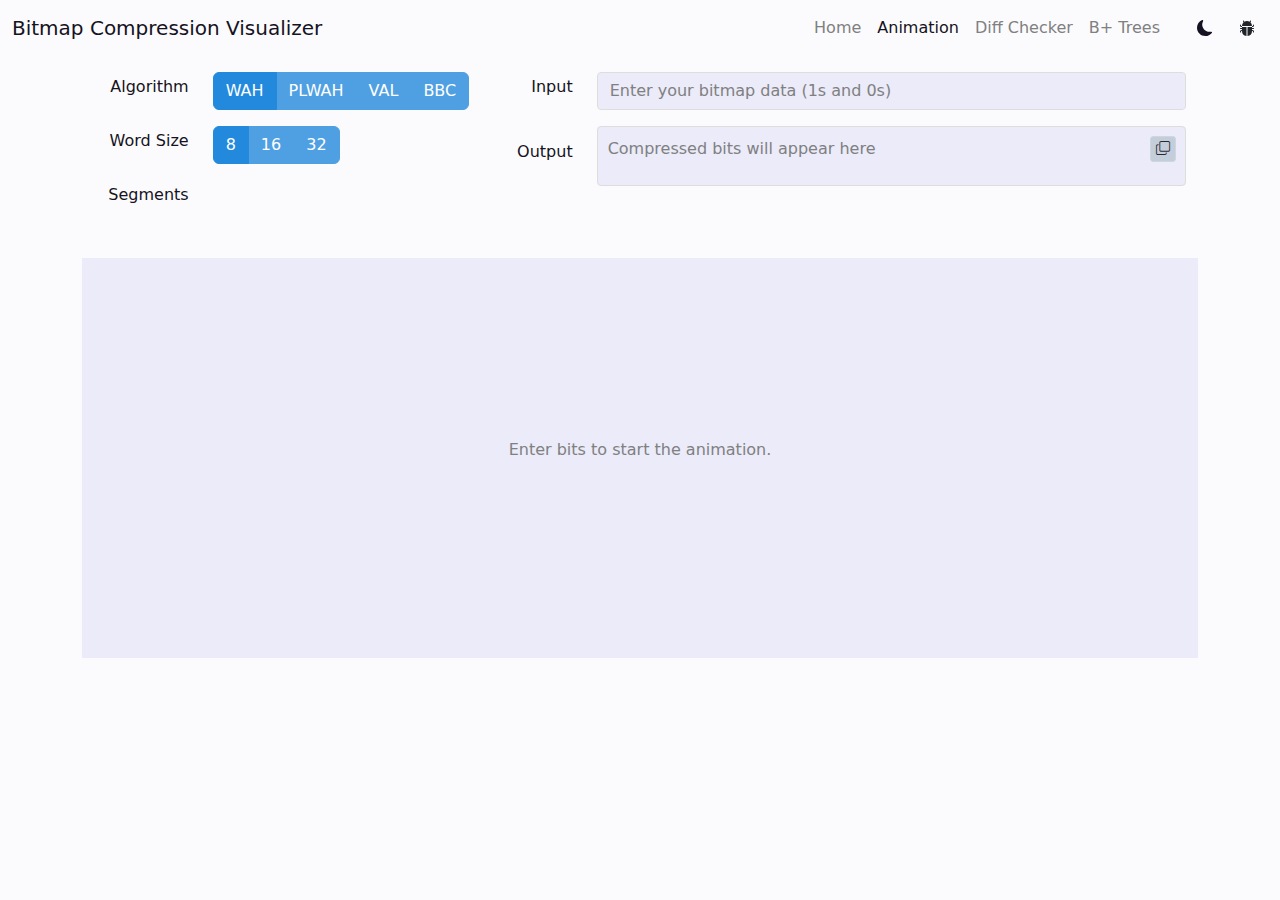
<file: pages/animation.html>
<!DOCTYPE html>
<html lang="en">
<head>
    <meta charset="UTF-8">
    <meta name="viewport" content="width=device-width, initial-scale=1.0">
    <title>Bitmap Compression Animation</title>

    <!-- Import Bootstrap -->
    <link href="https://cdn.jsdelivr.net/npm/bootstrap@5.3.3/dist/css/bootstrap.min.css" rel="stylesheet" integrity="sha384-QWTKZyjpPEjISv5WaRU9OFeRpok6YctnYmDr5pNlyT2bRjXh0JMhjY6hW+ALEwIH" crossorigin="anonymous">
    <script defer src="https://cdn.jsdelivr.net/npm/bootstrap@5.3.3/dist/js/bootstrap.bundle.min.js" integrity="sha384-YvpcrYf0tY3lHB60NNkmXc5s9fDVZLESaAA55NDzOxhy9GkcIdslK1eN7N6jIeHz" crossorigin="anonymous"></script>
    <link rel="stylesheet" href="https://cdn.jsdelivr.net/npm/bootstrap-icons/font/bootstrap-icons.css">

    <!-- Stylesheets -->
    <link rel="stylesheet" href="../styles/styles.css">
    <link rel="stylesheet" href="../styles/animation.css">
</head>
<body>
    <!-- Navigation Bar -->
    <script type="module" src="../build_files/components.js" type="text/javascript"></script>
    <nav-bar active-link="animation.html"></nav-bar>

    <!-- Scripts -->
    <script defer type="module" src="../build_files/animation.js"></script>

    <!-- Container for everything -->
    <div class="container mb-3">
        <div class="row"> 
            <!-- Column with compression settings -->
            <div class="col-lg-5 col-xl-4 mb-3">
                <div class="container">
                    <!-- Algorithm selection buttons -->
                    <div class="row mb-3 align-items-center">
                        <div class="col-4 text-end">
                            <label for="compressionSelector" class="form-label">
                                Algorithm</label>
                        </div>
                        <div class="col-8">
                            <div class="btn-group selection-row" id="compressionSelector" aria-label="compression algorithm settings">
                                <button class="btn btn-primary active" id='wahButton'>WAH</button>
                                <button class="btn btn-primary " id='plwahButton'>PLWAH</button>
                                <button class="btn btn-primary" id='valButton'>VAL</button>
                                <button class="btn btn-primary " id='bbcButton'>BBC</button>
                            </div>
                        </div>
                    </div>
                    <!-- Word size selection buttons -->
                    <div class="row mb-3 align-items-center">
                        <div class="col-4 text-end">
                            <label for="wordSizeSelector" class="form-label">Word Size</label>
                        </div>
                        <div class="col-8">
                            <div class="btn-group selection-row " id="wordSizeSelector" aria-label="word size settings">
                                <button class="btn btn-primary active" data-bs-toggle="button" id="wordSize8Button" aria-label="word size 8">8</button>
                                <button class="btn btn-primary" id="wordSize16Button" aria-label="word size 16">16</button>
                                <button class="btn btn-primary" id="wordSize32Button" aria-label="word size 32">32</button>
                            </div>
                        </div>
                    </div>
                    <!-- Segment selection buttons -->
                    <div class="row align-items-center">
                        <div class="col-4 text-end">
                            <label for="segmentCountSelector" class="form-label">
                                Segments</label>
                        </div>
                        <div class="col-8">
                            <div class="btn-group selection-row" id="segmentCountSelector" style="min-height: 38px" aria-label="segment settings">
                                <button class="btn btn-primary" style="display: none" aria-label="1 segment">1</button>
                                <button class="btn btn-primary active" style="display: none" id="segmentCount2Button" aria-label="2 segments">2</button>
                                <button class="btn btn-primary" style="display: none" aria-label="4 segments">4</button>
                                <button class="btn btn-primary" style="display: none" aria-label="8 segments">8</button>
                            </div>
                        </div>
                    </div>
                </div>
            </div>
            <!-- Column with input and output boxes -->
            <div class="col-lg-7 col-xl-8 mb-3">
                <div class="container">
                    <!-- Row with input box -->
                    <div class="row mb-3 align-items-center">
                        <div class="col-2 text-end">
                            <label for="input-data" class="form-label">
                                Input
                            </label>
                        </div>
                        <div class="col-10">
                            <!-- Textbox for input bits -->
                            <input id="input-data" aria-label="bitmap data input"
                                placeholder="Enter your bitmap data (1s and 0s)"
                                class="form-control"
                                type="text">
                            </input>
                        </div>
                    </div>
                    <!-- Row with output box -->
                    <div class="row mb-3 align-items-center">   
                        <div class="col-2 text-end">
                            <label for="textarea-container" class="form-label">
                                Output</label>
                        </div>
                        <div class="col-10">
                            <!-- Box with bits compressed so far -->
                            <div class="textarea-container" >
                                <div id="compressedContainer">
                                    <span id="compressedSoFar"></span>
                                    <span id="toBeCompressed"></span>
                                </div>
                                <button class="copy-btn" id="copyButton" title="Copy to clipboard" aria-label="click to see and copy compressed output">
                                        <i class="bi bi-copy" id="copyButtonIcon"></i>
                                        <span class="visually-hidden">Copy to clipboard</span>
                                </button>
                            </div>
                        </div> 
                    </div>
                    <!-- User warnings -->
                    <div class="row align-items-center">
                        <div class="col-2 text-end"></div>
                        <div class="col-10">
                            <div id="user-warning">
                                <span id="warning-icon"
                                    class="warning-icon"
                                    data-bs-toggle="tooltip"
                                    data-bs-placement="top"
                                    title="Warning: Newlines detected. They will be removed and input will become one line."
                                    style="cursor: pointer; display: none;">
                                    <i class="bi bi-exclamation-circle-fill"></i>
                                </span>
                            </div>
                        </div>
                    </div>
                </div>
            </div>
        </div>

        <!-- Animation description text -->
        <div class="row">
            <strong id="stepDescription" aria-live="polite"></strong>
        </div>
        <!-- Animation box -->
        <div class="row">
            <div class="col">
                <!-- The box containing the actual animation -->
                <div class="container visualization" id="animationContainer">
                    <div class="row">
                        <div class="col d-flex justify-content-center">
                            <canvas id="animationCanvas"></canvas>
                        </div>
                    </div>
                    <!-- Animation control buttons -->
                    <div class="row mt-3">
                        <div class="col">
                            <div class="controls" aria-label="Animation controls">
                                <button class="btn btn-primary" id="back-step">Back Step</button>
                                <button class="btn btn-primary" id="play-pause-btn">Play/Pause</button>
                                <button class="btn btn-primary" id="micro-step">Micro Step</button>
                                <button class="btn btn-primary" id="next-step">Next Step</button>
                                <button class="btn btn-primary" id="reset-btn">Reset</button>
                            </div>
                        </div>
                    </div>
                </div>
                <!-- A box containing instructions for the user when input is empty (actual animation hidden) -->
                <div class="container visualization d-flex justify-content-center align-items-center" id="animationInstructionContainer">
                    <div class="text-center">
                        <p id="animationInstructionText">Enter bits to start the animation.</p>
                    </div>
                </div>
            </div>
        </div>
    </div>
</body>
</html>
</file>
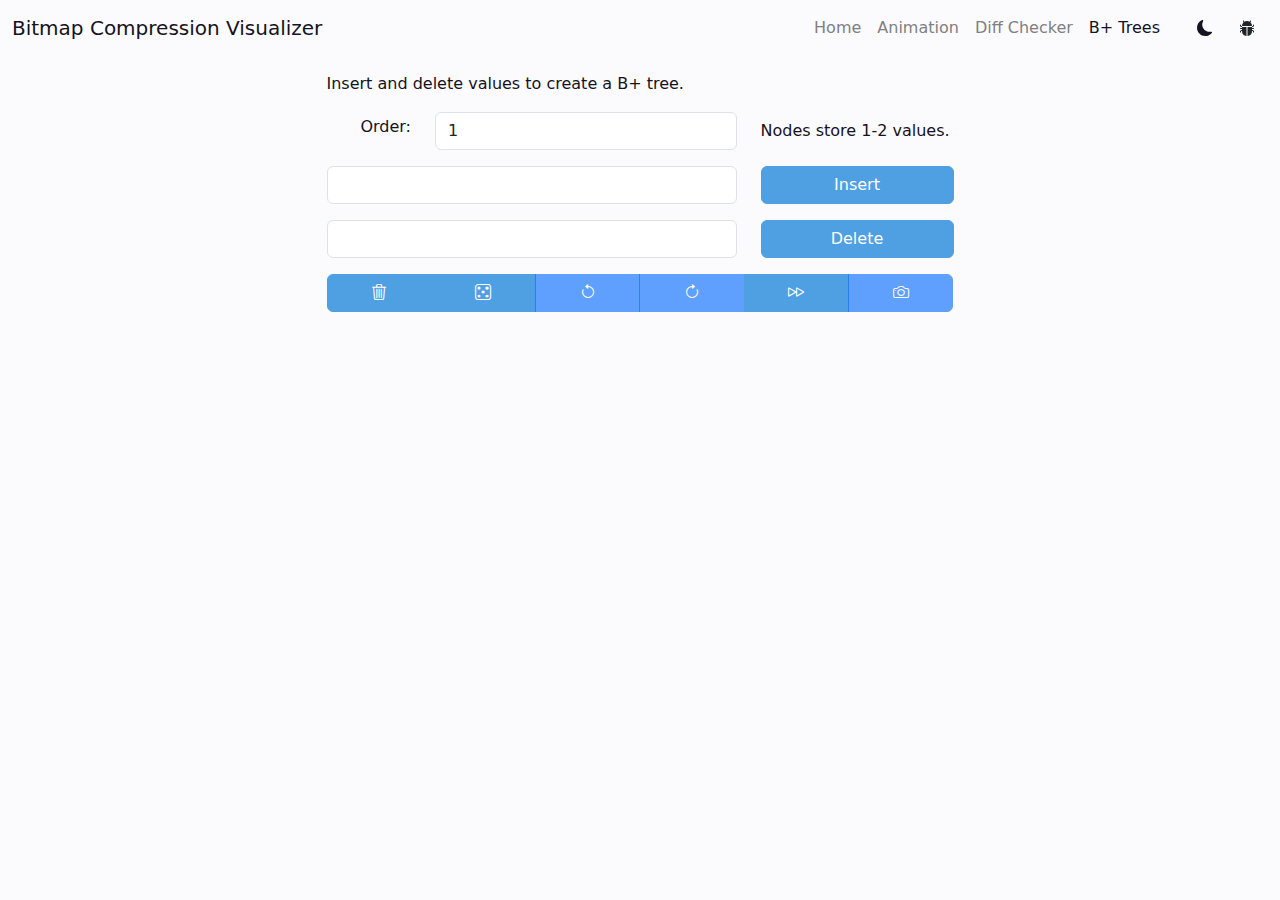
<file: pages/b_plus_trees.html>
<!DOCTYPE html>
<html lang="en">
<head>
    <meta charset="UTF-8">
    <meta name="viewport" content="width=device-width, initial-scale=1.0">
    <title>B+ Trees</title>

    <!-- Bootstrap -->
    <link href="https://cdn.jsdelivr.net/npm/bootstrap@5.3.3/dist/css/bootstrap.min.css" rel="stylesheet" integrity="sha384-QWTKZyjpPEjISv5WaRU9OFeRpok6YctnYmDr5pNlyT2bRjXh0JMhjY6hW+ALEwIH" crossorigin="anonymous">
    <script defer src="https://cdn.jsdelivr.net/npm/bootstrap@5.3.3/dist/js/bootstrap.bundle.min.js" integrity="sha384-YvpcrYf0tY3lHB60NNkmXc5s9fDVZLESaAA55NDzOxhy9GkcIdslK1eN7N6jIeHz" crossorigin="anonymous"></script>
    <link rel="stylesheet" href="https://cdn.jsdelivr.net/npm/bootstrap-icons/font/bootstrap-icons.css">
    <!-- stylesheets -->
    <link rel="stylesheet" href="../styles/styles.css">
    <link rel="stylesheet" href="../styles/b_plus_trees.css">
</head>
<body>
    <!-- Navigation Bar -->
    <script type="module" src="../build_files/components.js" type="text/javascript"></script>
    <nav-bar active-link="b_plus_trees.html"></nav-bar>

    <!-- scripts -->
    <script defer type="module" src="../build_files/b_plus_trees.js"></script>

    <div class="container mb-3">
        <div class="container col-xl-7 col-lg-8 mx-auto">
            <p>Insert and delete values to create a B+ tree.</p>

            <div class="row mb-3 align-items-center">
                <div class="col-2 text-end">
                    <label for="orderText" class="form-label">Order: </label>
                </div>
                <div class="col-6">
                    <input id="orderText" class="form-control" name="orderText" type="text" autocomplete="off">
                </div>
                <div class="col-4">
                    <span id="orderSpan" class="form-label"></span>
                </div>
            </div>
            <form id="insertForm" class="row mb-3 align-items-center">   
                <div class="col-8">
                    <input id="insertText" class="form-control" type="text" autocomplete="off">
                </div> 
                <div class="col-4 text-end">
                    <input class="btn btn-primary w-100" type="submit" value="Insert">
                </div>
            </form>
            <form id="deleteForm" class="row mb-3 align-items-center">   
                <div class="col-8">
                    <input id="deleteText" class="form-control" type="text" autocomplete="off">
                </div> 
                <div class="col-4 text-end">
                    <input class="btn btn-primary w-100" type="submit" value="Delete">
                </div>
            </form>
            <div class="row mb-3 align-items-center">
                <div class="btn-group">
                    <button class="btn btn-primary" id="clearButton"><i class="bi bi-trash3"></i></button>
                    <button class="btn btn-primary" id='randomButton'><i class="bi bi-dice-5"></i></button>
                    <button class="btn btn-primary" id='undoButton'><i class="bi bi-arrow-counterclockwise"></i></button>
                    <button class="btn btn-primary" id='redoButton'><i class="bi bi-arrow-clockwise"></i></button>
                    <button class="btn btn-primary" id='fastForwardButton'><i class="bi bi-fast-forward"></i></button>
                    <button class="btn btn-primary" id='centerCameraButton' disabled><i class="bi bi-camera"></i></button>
                </div>
            </div>
        </div>

        <canvas id="bPlusCanvas"></canvas>
    </div>
</body>
</html>
</file>
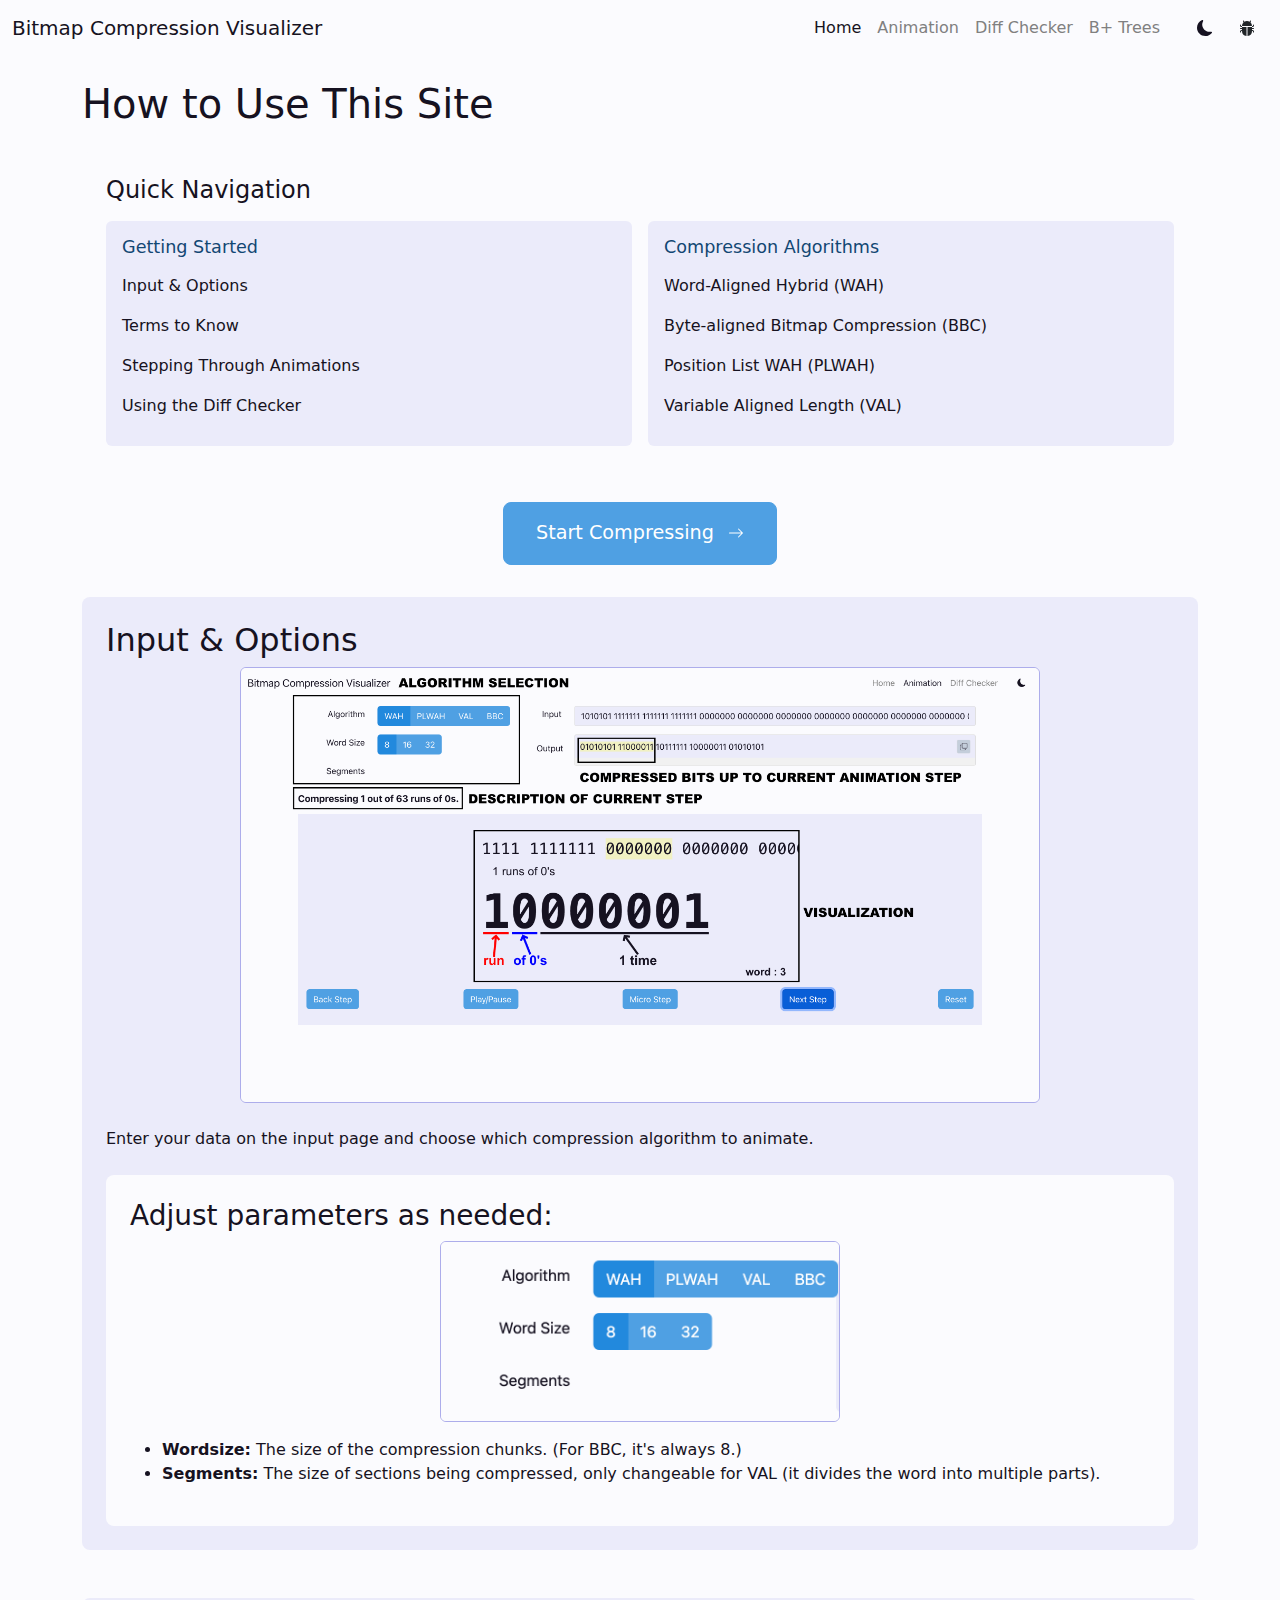
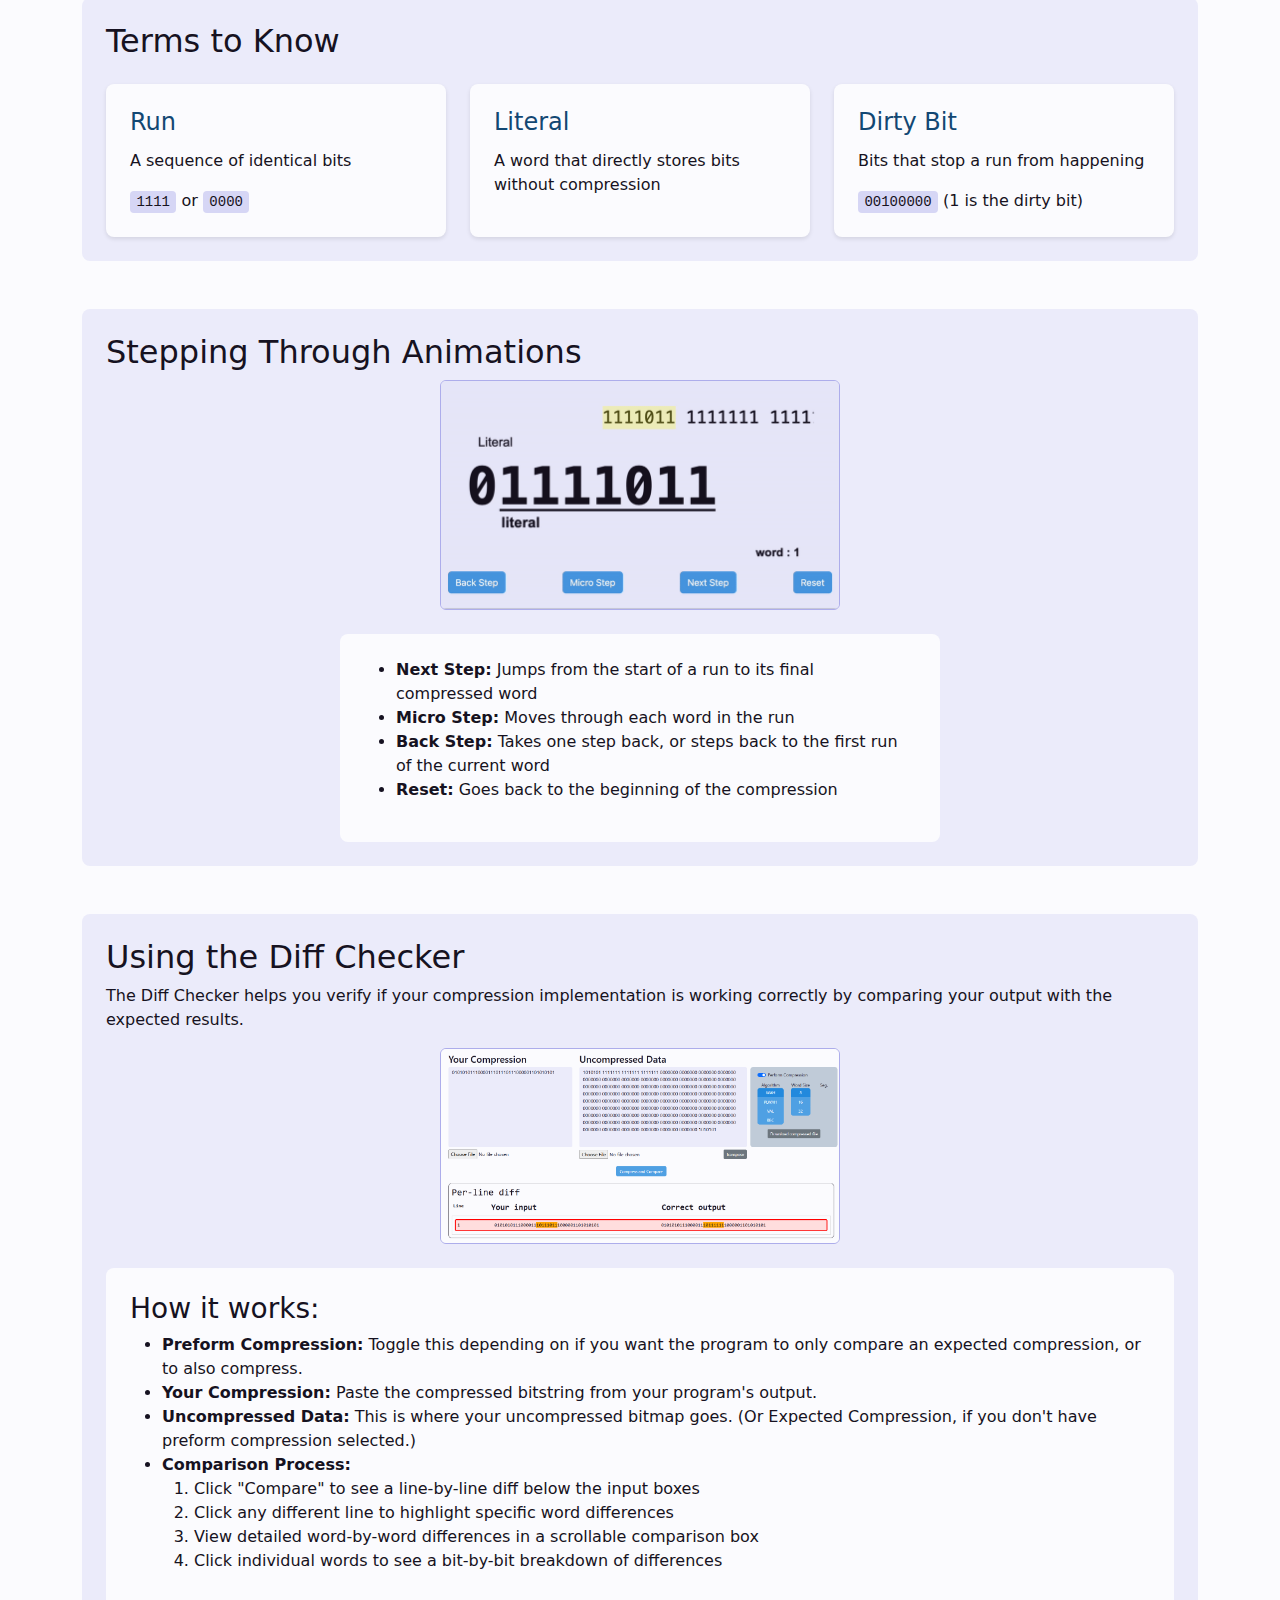
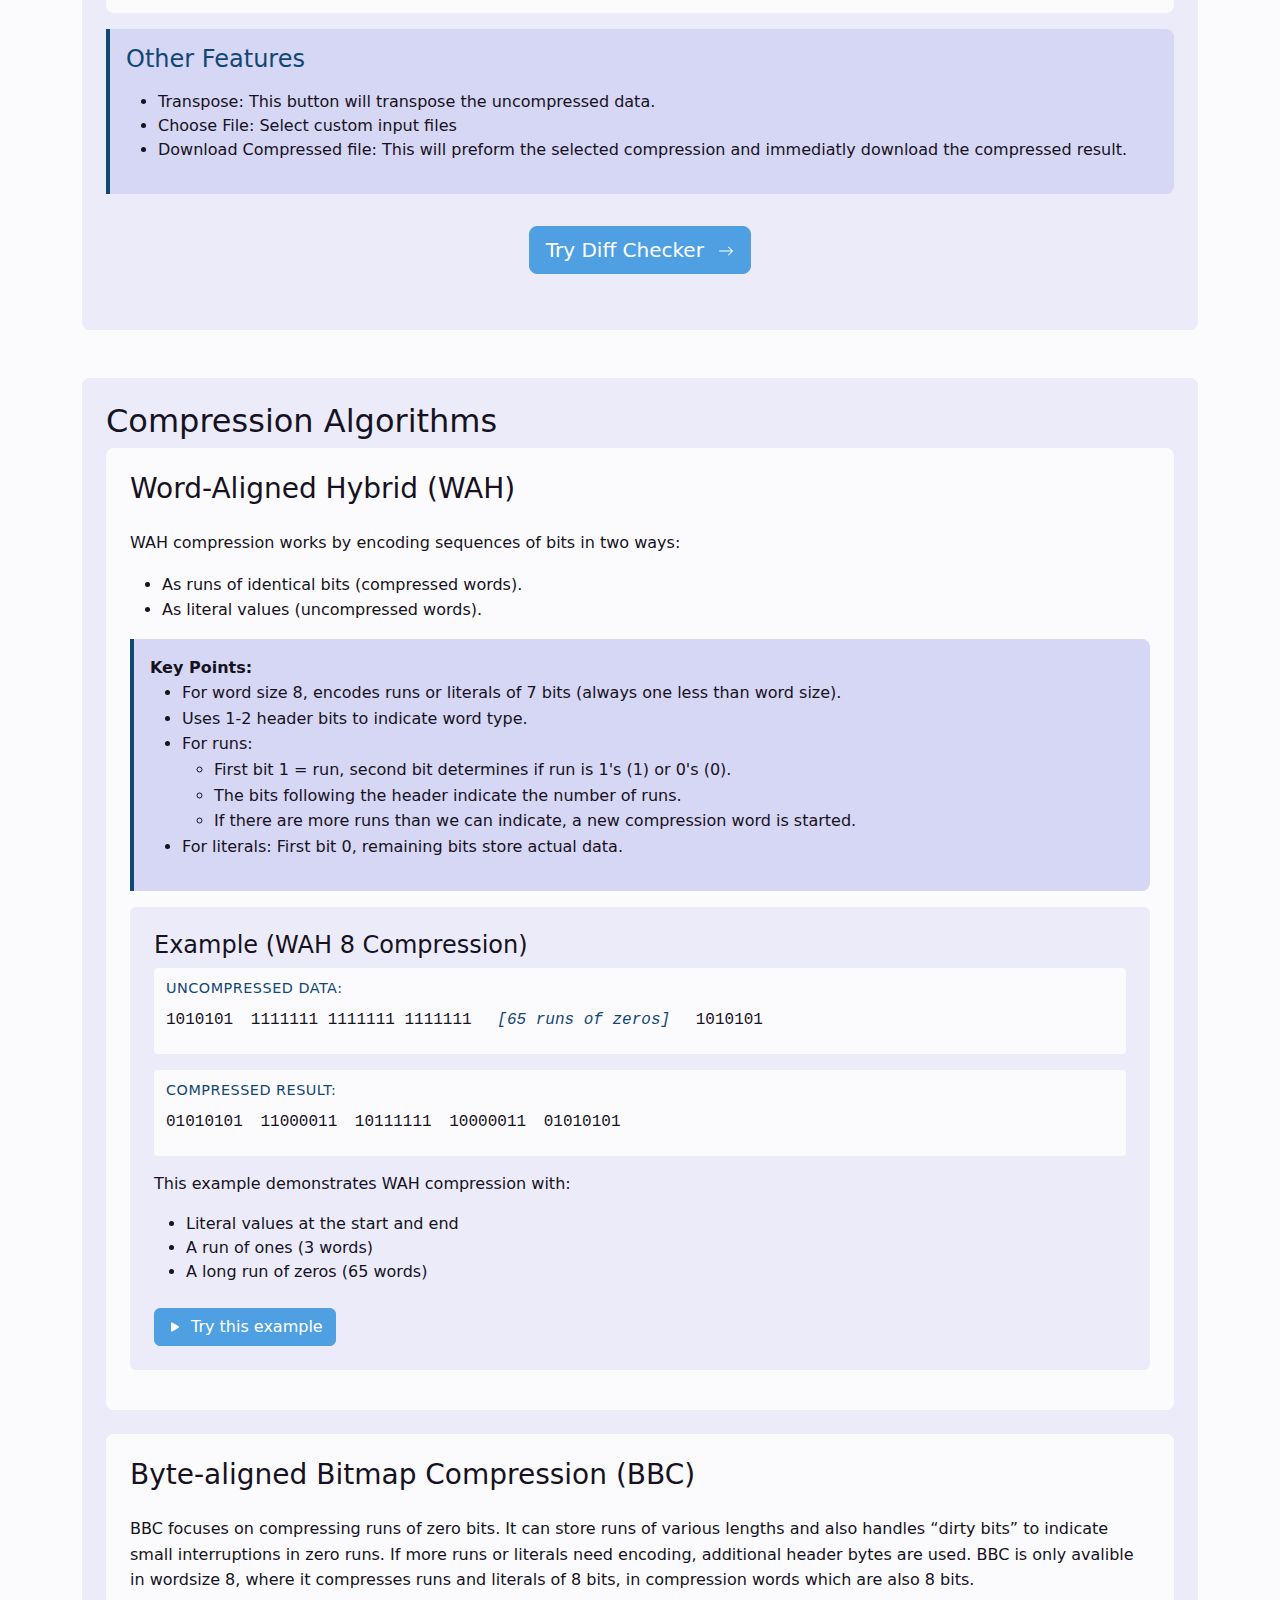
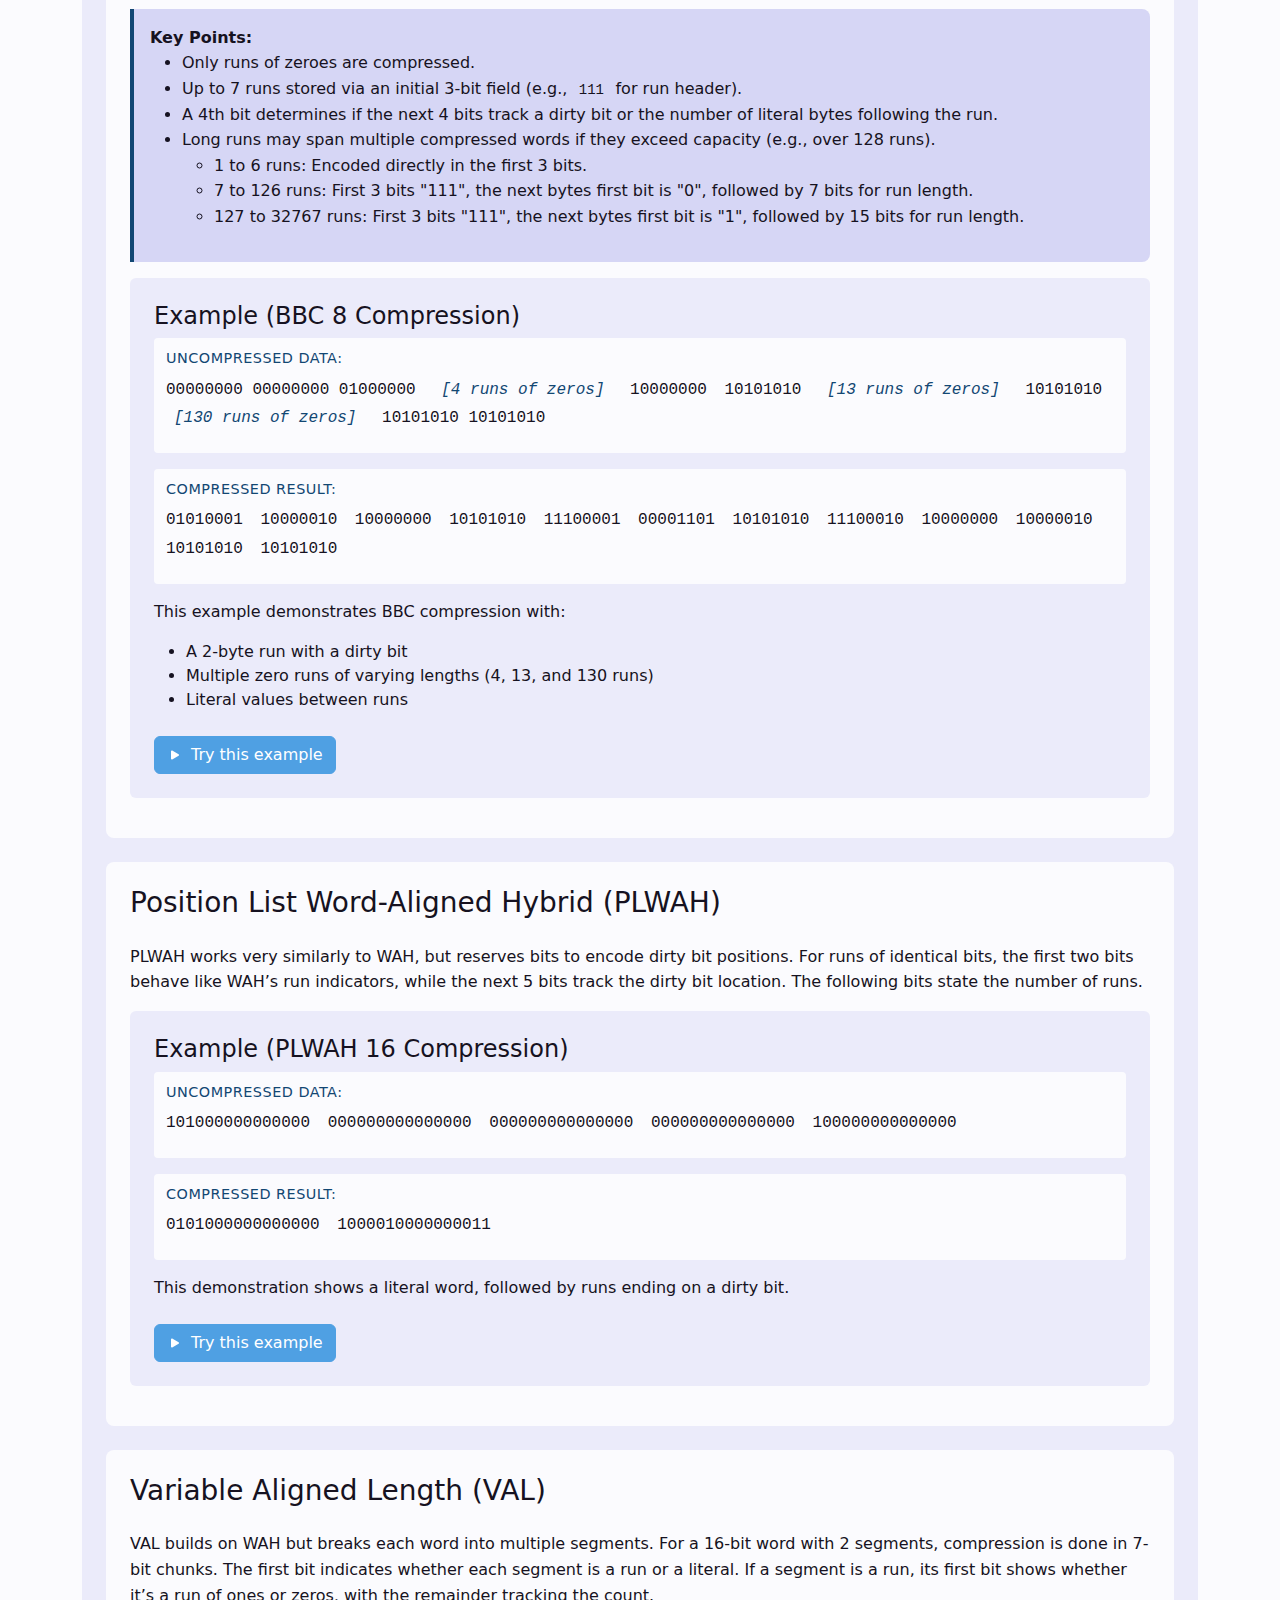
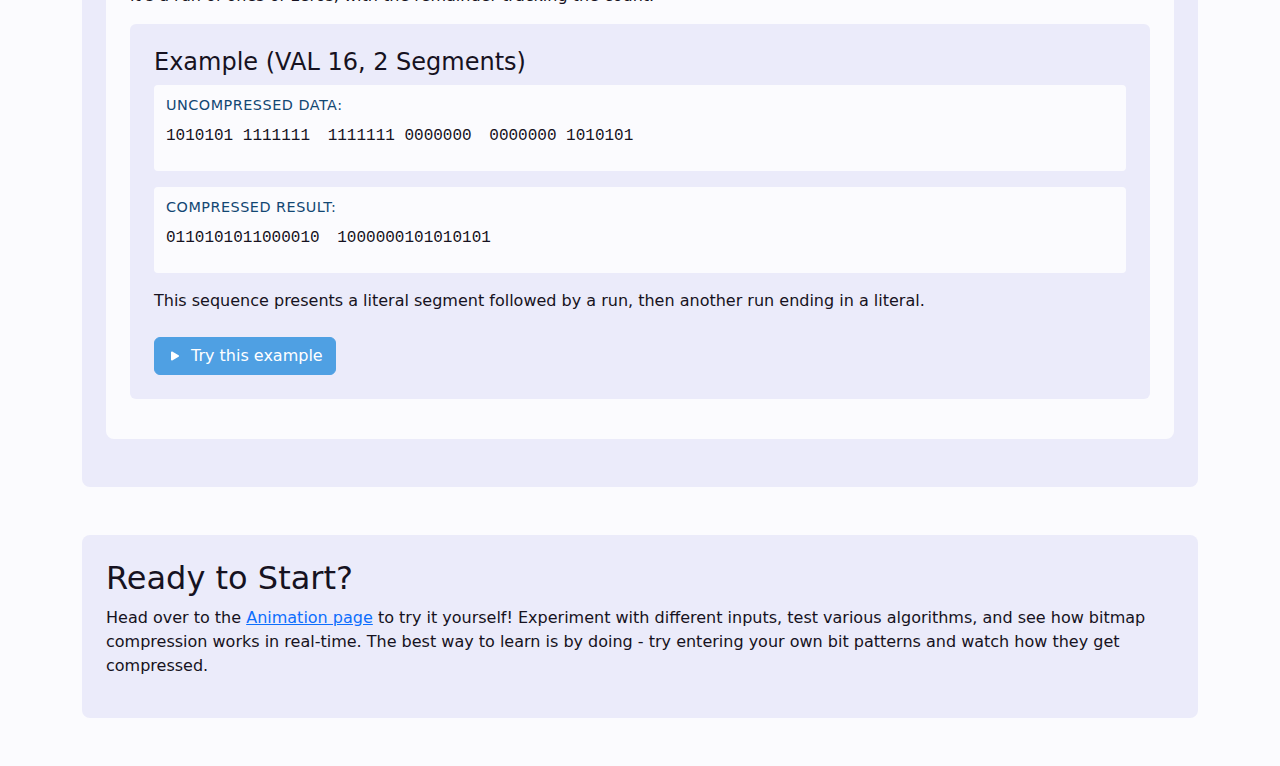
<file: pages/home.html>
<!DOCTYPE html>
<html lang="en">
<head>
    <meta charset="UTF-8">
    <meta name="viewport" content="width=device-width, initial-scale=1.0">
    <title>Bitmap Compression Visualizer</title>
    <!-- Bootstrap -->
    <link href="https://cdn.jsdelivr.net/npm/bootstrap@5.3.3/dist/css/bootstrap.min.css" rel="stylesheet" integrity="sha384-QWTKZyjpPEjISv5WaRU9OFeRpok6YctnYmDr5pNlyT2bRjXh0JMhjY6hW+ALEwIH" crossorigin="anonymous">
    <script defer src="https://cdn.jsdelivr.net/npm/bootstrap@5.3.3/dist/js/bootstrap.bundle.min.js" integrity="sha384-YvpcrYf0tY3lHB60NNkmXc5s9fDVZLESaAA55NDzOxhy9GkcIdslK1eN7N6jIeHz" crossorigin="anonymous"></script>
    <link rel="stylesheet" href="../styles/styles.css">
    <link rel="stylesheet" href="../styles/home.css">
</head>
<body>
    <script type="module" src="../build_files/components.js" type="text/javascript"></script>
    <nav-bar active-link="home.html"></nav-bar>

    <div class="container mt-4">
        <h1 class="mb-4">How to Use This Site</h1>

        <section class="toc-section">
            <h2 class="h4 mb-3">Quick Navigation</h2>
            <div class="toc-grid">
                <div class="toc-card">
                    <h3>Getting Started</h3>
                    <ul>
                        <li><a href="#input-options">Input & Options</a></li>
                        <li><a href="#terms">Terms to Know</a></li>
                        <li><a href="#animations">Stepping Through Animations</a></li>
                        <li><a href="#diff-checker">Using the Diff Checker</a></li>
                    </ul>
                </div>
                <div class="toc-card">
                    <h3>Compression Algorithms</h3>
                    <ul>
                        <li><a href="#wah">Word-Aligned Hybrid (WAH)</a></li>
                        <li><a href="#bbc">Byte-aligned Bitmap Compression (BBC)</a></li>
                        <li><a href="#plwah">Position List WAH (PLWAH)</a></li>
                        <li><a href="#val">Variable Aligned Length (VAL)</a></li>
                    </ul>
                </div>
            </div>
        </section>

        <div class="start-button-container">
            <a href="animation.html" class="btn btn-primary btn-lg start-button">
                Start Compressing
                <svg width="16" height="16" fill="currentColor" class="bi bi-arrow-right" viewBox="0 0 16 16" style="margin-left: 0.5rem;">
                    <path fill-rule="evenodd" d="M1 8a.5.5 0 0 1 .5-.5h11.793l-3.147-3.146a.5.5 0 0 1 .708-.708l4 4a.5.5 0 0 1 0 .708l-4 4a.5.5 0 0 1-.708-.708L13.293 8.5H1.5A.5.5 0 0 1 1 8z"/>
                </svg>
            </a>
        </div>

        <section id="input-options" class="content-section">
            <h2>Input & Options</h2>
            <img src="../assets/annotatedAnimationPage.png" alt="Annotated animation page" class="overview-image mb-4 rounded">
            
            <p>Enter your data on the input page and choose which compression algorithm to animate.</p>
            
            <div class="parameters-section">
                <h3>Adjust parameters as needed:</h3>
                <img src="../assets/algorithmSelection.png" alt="Algorithm selection buttons" class="feature-image mb-3 rounded">
                <ul>
                    <li><strong>Wordsize:</strong> The size of the compression chunks. (For BBC, it's always 8.)</li>
                    <li><strong>Segments:</strong> The size of sections being compressed, only changeable for VAL (it divides the word into multiple parts).</li>
                </ul>
            </div>
        </section>

        <section id="terms" class="content-section">
            <h2>Terms to Know</h2>
            <div class="terms-grid">
                <div class="term-card">
                    <h4>Run</h4>
                    <p>A sequence of identical bits</p>
                    <code>1111</code> or <code>0000</code>
                </div>
                <div class="term-card">
                    <h4>Literal</h4>
                    <p>A word that directly stores bits without compression</p>
                </div>
                <div class="term-card">
                    <h4>Dirty Bit</h4>
                    <p>Bits that stop a run from happening</p>
                    <code>00100000</code> (1 is the dirty bit)
                </div>
            </div>
        </section>

        <section id="animations" class="content-section">
            <h2>Stepping Through Animations</h2>
            <div class="animation-demo">
                <img src="../assets/animation.gif" alt="Animation demonstration" class="feature-image mb-3 rounded">
                <div class="controls-explanation">
                    <ul>
                        <li><strong>Next Step:</strong> Jumps from the start of a run to its final compressed word</li>
                        <li><strong>Micro Step:</strong> Moves through each word in the run</li>
                        <li><strong>Back Step:</strong> Takes one step back, or steps back to the first run of the current word</li>
                        <li><strong>Reset:</strong> Goes back to the beginning of the compression</li>
                    </ul>
                </div>
            </div>
        </section>
        <section id="diff-checker" class="content-section">
            <h2>Using the Diff Checker</h2>
            <p>The Diff Checker helps you verify if your compression implementation is working correctly by comparing your output with the expected results.</p>

            <div class="animation-demo">
                <img src="../assets/diffchecker.png" alt="Diff Checker demonstration" class="feature-image mb-3 rounded">
            </div>

            <div class="parameters-section">
                <h3>How it works:</h3>
                <ul>
                    <li><strong>Preform Compression:</strong> Toggle this depending on if you want the program to only compare an expected compression, or to also compress.</li>
                    <li><strong>Your Compression:</strong> Paste the compressed bitstring from your program's output.</li>
                    <li><strong>Uncompressed Data:</strong> This is where your uncompressed bitmap goes. (Or Expected Compression, if you don't have preform compression selected.)</li>
                    <li><strong>Comparison Process:</strong>
                        <ol>
                            <li>Click "Compare" to see a line-by-line diff below the input boxes</li>
                            <li>Click any different line to highlight specific word differences</li>
                            <li>View detailed word-by-word differences in a scrollable comparison box</li>
                            <li>Click individual words to see a bit-by-bit breakdown of differences</li>
                        </ol>
                    </li>
                </ul>
            </div>

            <div class="highlight-box">
                <h4>Other Features</h4>
                <ul>
                    <li>Transpose: This button will transpose the uncompressed data.</li>
                    <li>Choose File: Select custom input files</li>
                    <li>Download Compressed file: This will preform the selected compression and immediatly download the compressed result.</li>
                </ul>
            </div>

            <!-- <div class="tip">
                <strong>Pro Tip:</strong> Use the Animation page to generate correct outputs for your test cases. The results will automatically carry over to the Diff Checker for easy comparison.
            </div> -->

            <div class="start-button-container">
                <a href="diff_checker.html" class="btn btn-primary btn-lg">
                    Try Diff Checker
                    <svg width="16" height="16" fill="currentColor" class="bi bi-arrow-right" viewBox="0 0 16 16" style="margin-left: 0.5rem;">
                        <path fill-rule="evenodd" d="M1 8a.5.5 0 0 1 .5-.5h11.793l-3.147-3.146a.5.5 0 0 1 .708-.708l4 4a.5.5 0 0 1 0 .708l-4 4a.5.5 0 0 1-.708-.708L13.293 8.5H1.5A.5.5 0 0 1 1 8z"/>
                    </svg>
                </a>
            </div>
        </section>

        

        <section class="content-section">
            <h2>Compression Algorithms</h2>
            
            <div id="wah" class="algorithm-section">
                <div class="algorithm-header">
                    <h3>Word-Aligned Hybrid (WAH)</h3>
                    
                </div>
                
                <div class="algorithm-description">
                    <p>WAH compression works by encoding sequences of bits in two ways:</p>
                    <ul>
                        <li>As runs of identical bits (compressed words).</li>
                        <li>As literal values (uncompressed words).</li>
                    </ul>
                    
                    <div class="highlight-box">
                        <strong>Key Points:</strong>
                        <ul>
                            <li>For word size 8, encodes runs or literals of 7 bits (always one less than word size).</li>
                            <li>Uses 1-2 header bits to indicate word type.</li>
                            <li>For runs: 
                                <ul>
                                    <li>First bit 1 = run, second bit determines if run is 1's (1) or 0's (0).</li>
                                    <li>The bits following the header indicate the number of runs.</li>
                                    <li>If there are more runs than we can indicate, a new compression word is started.</li>
                                </ul>
                            </li>
                            <li>For literals: First bit 0, remaining bits store actual data.</li>
                        </ul>
                    </div>
                </div>

                <div class="example-box">
                    <h4>Example (WAH 8 Compression)</h4>
                    
                    <div class="example-section">
                        <h5>Uncompressed Data:</h5>
                        <div class="example-data">
                            <span>1010101</span>
                            <span>1111111 1111111 1111111</span>
                            <span class="run-indicator">[65 runs of zeros]</span>
                            <span>1010101</span>
                        </div>
                    </div>

                    <div class="example-section">
                        <h5>Compressed Result:</h5>
                        <div class="example-data">
                            <span>01010101</span>
                            <span>11000011</span>
                            <span>10111111</span>
                            <span>10000011</span>
                            <span>01010101</span>
                        </div>
                    </div>

                    <p class="mt-3">This example demonstrates WAH compression with:</p>
                    <ul>
                        <li>Literal values at the start and end</li>
                        <li>A run of ones (3 words)</li>
                        <li>A long run of zeros (65 words)</li>
                    </ul>

                    <button class="btn btn-primary try-example-btn" onclick="tryExample('1010101111111111111111111111' + generateRuns(7, 66) + '1010101', 8, 'wah')">
                        <svg width="16" height="16" fill="currentColor" class="bi bi-play-fill" viewBox="0 0 16 16">
                            <path d="m11.596 8.697-6.363 3.692c-.54.313-1.233-.066-1.233-.697V4.308c0-.63.692-1.01 1.233-.696l6.363 3.692a.802.802 0 0 1 0 1.393z"/>
                        </svg>
                        Try this example
                    </button>
                </div>

            </div>

            <div id="bbc" class="algorithm-section">
                <div class="algorithm-header">
                    <h3>Byte-aligned Bitmap Compression (BBC)</h3>
                </div>
                <div class="algorithm-description">
                    <p>BBC focuses on compressing runs of zero bits. It can store runs of various lengths and also handles “dirty bits” 
                       to indicate small interruptions in zero runs. If more runs or literals need encoding, additional header bytes 
                       are used. BBC is only avalible in wordsize 8, where it compresses runs and literals of 8 bits, in compression words which are also 8 bits.</p>
                    <div class="highlight-box">
                        <strong>Key Points:</strong>
                        <ul>
                            <li>Only runs of zeroes are compressed.</li>
                            <li>Up to 7 runs stored via an initial 3-bit field (e.g., <code>111</code> for run header).</li>
                            <li>A 4th bit determines if the next 4 bits track a dirty bit or the number of literal bytes following the run.</li>
                            <li>Long runs may span multiple compressed words if they exceed capacity (e.g., over 128 runs).
                                <ul>
                                    <li>1 to 6 runs: Encoded directly in the first 3 bits.</li>
                                    <li>7 to 126 runs: First 3 bits "111", the next bytes first bit is "0", followed by 7 bits for run length.</li>
                                    <li>127 to 32767 runs: First 3 bits "111", the next bytes first bit is "1", followed by 15 bits for run length.</li>
                                </ul>
                            </li>
                        </ul>
                    </div>
                </div>
                <div class="example-box">
                    <h4>Example (BBC 8 Compression)</h4>
                    
                    <div class="example-section">
                        <h5>Uncompressed Data:</h5>
                        <div class="example-data">
                            <span>00000000 00000000 01000000</span>
                            <span class="run-indicator">[4 runs of zeros]</span>
                            <span>10000000</span>
                            <span>10101010</span>
                            <span class="run-indicator">[13 runs of zeros]</span>
                            <span>10101010</span>
                            <span class="run-indicator">[130 runs of zeros]</span>
                            <span>10101010 10101010</span>
                        </div>
                    </div>

                    <div class="example-section">
                        <h5>Compressed Result:</h5>
                        <div class="example-data">
                            <span>01010001</span>
                            <span>10000010</span>
                            <span>10000000</span>
                            <span>10101010</span>
                            <span>11100001</span>
                            <span>00001101</span>
                            <span>10101010</span>
                            <span>11100010</span>
                            <span>10000000</span>
                            <span>10000010</span>
                            <span>10101010</span>
                            <span>10101010</span>
                        </div>
                    </div>

                    <p class="mt-3">This example demonstrates BBC compression with:</p>
                    <ul>
                        <li>A 2-byte run with a dirty bit</li>
                        <li>Multiple zero runs of varying lengths (4, 13, and 130 runs)</li>
                        <li>Literal values between runs</li>
                    </ul>

                    <button class="btn btn-primary try-example-btn"
                            onclick="tryExample(
                                '000000000000000001000000' + generateRuns(8, 4) + '1000000010101010' + generateRuns(8, 13) + '10101010' + generateRuns(8, 130) + '1010101010101010',
                                8, 'bbc')">
                        <svg width="16" height="16" fill="currentColor" class="bi bi-play-fill" viewBox="0 0 16 16">
                            <path d="m11.596 8.697-6.363 3.692c-.54.313-1.233-.066-1.233-.697V4.308c0-.63.692-1.01 1.233-.696l6.363 3.692a.802.802 0 0 1 0 1.393z"/>
                        </svg>
                        Try this example
                    </button>
                </div>
            </div>

            <!-- Add the PLWAH algorithm section -->
            <div id="plwah" class="algorithm-section">
                <div class="algorithm-header">
                    <h3>Position List Word-Aligned Hybrid (PLWAH)</h3>
                </div>
                <div class="algorithm-description">
                    <p>PLWAH works very similarly to WAH, but reserves bits to encode dirty bit positions. For runs of identical bits, 
                       the first two bits behave like WAH’s run indicators, while the next 5 bits track the dirty bit location. 
                       The following bits state the number of runs.</p>
                </div>
                <div class="example-box">
                    <h4>Example (PLWAH 16 Compression)</h4>

                    <div class="example-section">
                        <h5>Uncompressed Data:</h5>
                        <div class="example-data">
                            <span>101000000000000</span>
                            <span>000000000000000</span>
                            <span>000000000000000</span>
                            <span>000000000000000</span>
                            <span>100000000000000</span>
                        </div>
                    </div>

                    <div class="example-section">
                        <h5>Compressed Result:</h5>
                        <div class="example-data">
                            <span>0101000000000000</span>
                            <span>1000010000000011</span>
                        </div>
                    </div>

                    <p class="mt-3">This demonstration shows a literal word, followed by runs ending on a dirty bit.</p>

                    <button class="btn btn-primary try-example-btn"
                            onclick="tryExample('101000000000000000000000000000000000000000000000000000000000100000000000000', 16, 'plwah')">
                            <svg width="16" height="16" fill="currentColor" class="bi bi-play-fill" viewBox="0 0 16 16">
                                <path d="m11.596 8.697-6.363 3.692c-.54.313-1.233-.066-1.233-.697V4.308c0-.63.692-1.01 1.233-.696l6.363 3.692a.802.802 0 0 1 0 1.393z"/>
                            </svg>
                        Try this example
                    </button>
                </div>
            </div>

            <!-- Add the VAL algorithm section -->
            <div id="val" class="algorithm-section">
                <div class="algorithm-header">
                    <h3>Variable Aligned Length (VAL)</h3>
                </div>
                <div class="algorithm-description">
                    <p>VAL builds on WAH but breaks each word into multiple segments. For a 16-bit word with 2 segments, 
                       compression is done in 7-bit chunks. The first bit indicates whether each segment is a run or a literal. 
                       If a segment is a run, its first bit shows whether it’s a run of ones or zeros, with the remainder 
                       tracking the count.</p>
                </div>
                <div class="example-box">
                    <h4>Example (VAL 16, 2 Segments)</h4>
                    
                    <div class="example-section">
                        <h5>Uncompressed Data:</h5>
                        <div class="example-data">
                            <span>1010101 1111111</span>
                            <span>1111111 0000000</span>
                            <span>0000000 1010101</span>
                        </div>
                    </div>

                    <div class="example-section">
                        <h5>Compressed Result:</h5>
                        <div class="example-data">
                            <span>0110101011000010</span>
                            <span>1000000101010101</span>
                        </div>
                    </div>

                    <p class="mt-3">This sequence presents a literal segment followed by a run, then another run ending in a literal.</p>

                    <button class="btn btn-primary try-example-btn"
                            onclick="tryExample('101010111111111111111000000000000001010101', 16, 'val', 2)">
                            <svg width="16" height="16" fill="currentColor" class="bi bi-play-fill" viewBox="0 0 16 16">
                                <path d="m11.596 8.697-6.363 3.692c-.54.313-1.233-.066-1.233-.697V4.308c0-.63.692-1.01 1.233-.696l6.363 3.692a.802.802 0 0 1 0 1.393z"/>
                            </svg>
                        Try this example
                    </button>
                </div>
            </div>

        </section>
        <section class="content-section">
            <h2>Ready to Start?</h2>
            <p>Head over to the <a href="animation.html">Animation page</a> to try it yourself! Experiment with different inputs, test various algorithms, and see how bitmap compression works in real-time. The best way to learn is by doing - try entering your own bit patterns and watch how they get compressed.</p>
        </section>

        

        <!-- <section class="content-section">
            <h2>Diff Checker</h2>
            <p>This feature will compare different versions of your data or algorithms side by side.</p>
        </section> -->

    </div>

    <script>
        function generateRuns(wordSize, runs, zeros = true) {
            const bit = zeros ? '0' : '1';
            return bit.repeat(wordSize * runs);
        }
    
        function tryExample(bitstring, wordSize, compressionType, segments = 2) {
        // Load current animSettings or fall back to defaults
        let settings = JSON.parse(localStorage.getItem('animSettings')) || {
            compressionMethod: 'wah',
            wordSize: 8,
            numSegments: 2
        };

        // Update settings with the desired values
        settings.compressionMethod = compressionType;
        settings.wordSize = wordSize;
        settings.numSegments = segments;

        // Save updated settings and bitstring
        localStorage.setItem('animationSettings', JSON.stringify(settings));
        localStorage.setItem('inputBitstring', bitstring);

        // Navigate to the animation page
        window.location.href = 'animation.html';
    }
    </script>
</body>
</html>
</file>
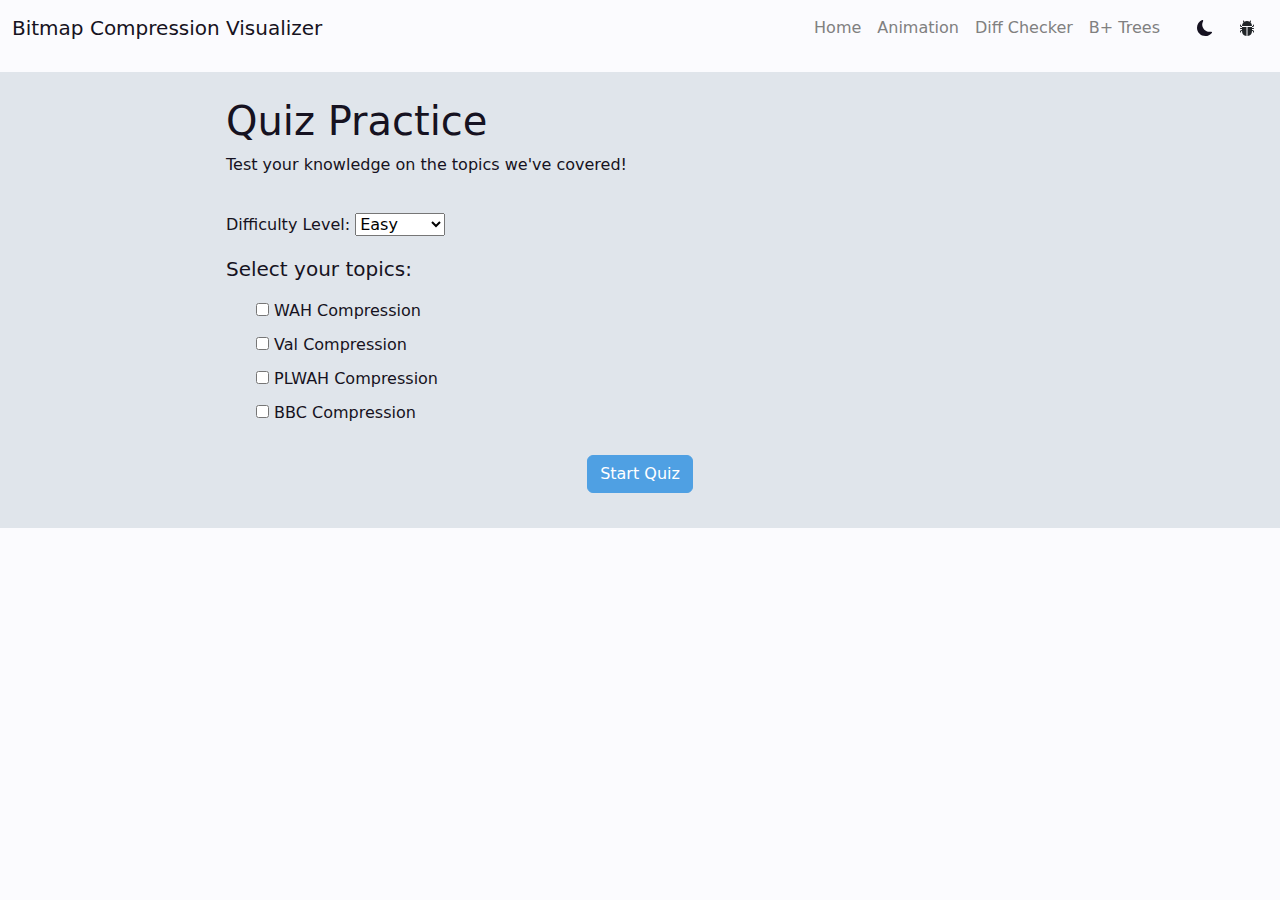
<file: pages/quiz.html>
<!DOCTYPE html>
<html lang="en">
<head>
    <meta charset="UTF-8">
    <meta name="viewport" content="width=device-width, initial-scale=1.0">
    <title>Bitmap Compression Animation</title>

    <!-- Import Bootstrap -->
    <link href="https://cdn.jsdelivr.net/npm/bootstrap@5.3.3/dist/css/bootstrap.min.css" rel="stylesheet" integrity="sha384-QWTKZyjpPEjISv5WaRU9OFeRpok6YctnYmDr5pNlyT2bRjXh0JMhjY6hW+ALEwIH" crossorigin="anonymous">
    <script defer src="https://cdn.jsdelivr.net/npm/bootstrap@5.3.3/dist/js/bootstrap.bundle.min.js" integrity="sha384-YvpcrYf0tY3lHB60NNkmXc5s9fDVZLESaAA55NDzOxhy9GkcIdslK1eN7N6jIeHz" crossorigin="anonymous"></script>
    <link rel="stylesheet" href="https://cdn.jsdelivr.net/npm/bootstrap-icons/font/bootstrap-icons.css">

    <!-- Stylesheets -->
    <link rel="stylesheet" href="../styles/styles.css">
    <link rel="stylesheet" href="../styles/quiz.css">
</head>
<body>
    <!-- Navigation Bar -->
    <script type="module" src="../build_files/components.js" type="text/javascript"></script>
    <nav-bar active-link="quiz.html"></nav-bar>

    <div id="preQuizQuestions" class="preQuizQuestions">
        <div>
            <h1>Quiz Practice</h1>
            <p>Test your knowledge on the topics we've covered!</p>
        </div>
        <div>
            <label for="numQuestions">
                Difficulty Level:
                <select id="Difficulty" name="Difficulty" >
                    <option value="Easy">Easy</option>
                    <option value="Medium">Medium</option>
                    <option value="Hard">Hard</option>
                    <option value="Extreme">Extreme</option>
                </select>
            </label>
        </div>
        <div class="topics">
            <h5>Select your topics:</h5>
            <!-- <label>
                <input type="checkbox" id="basicConcepts" name="topic" value="basicConcepts">
                Bitmap Concepts
            </label> -->
            <label>
                <input type="checkbox" id="wahCompression" name="topic" value="wah">
                WAH Compression
            </label>
            <label>
                <input type="checkbox" id="valCompression" name="topic" value="val">
                Val Compression
            </label>
            <label>
                <input type="checkbox" id="plwahCompression" name="topic" value="plwah">
                PLWAH Compression
            </label>
            <label>
                <input type="checkbox" id="bbcCompression" name="topic" value="bbc">
                BBC Compression
            </label>
            <!-- <label>
                <input type="checkbox" id="bPlus" name="topic" value="bPlus">
                B Plus Trees
            </label> -->
        </div>  
        <div class="centered">
            <button class="btn btn-primary" id="startQuizButton">Start Quiz</button>
        </div>
    </div>
    
    <div id="results" class="results">
        <h2>Score: <span id="score">80%</span></h2>
        <p>Review your answers below.</p>
        <div>
            <button class="btn btn-primary" id="newQuiz">Back</button>
            <button class="btn btn-primary" id="retry">Retry</button>
        </div>
    </div>
    
    <div id="quizContainer" class="quizContainer">
    </div>
    
    <div class="centered">
        <button type="button" class="btn btn-primary" id="submit" style="display: none;">Submit</button>
    </div>

    <script type="module" src="../build_files/quiz.js"></script>

</body>
</html>
</file>
<file: styles/styles.css>
/* Light mode color theme */
:root {
    --text-50: #f1eff6;
    --text-100: #e2deed;
    --text-200: #c5bddb;
    --text-300: #a89cc9;
    --text-400: #8b7bb7;
    --text-500: #6e5ba4;
    --text-600: #584884;
    --text-700: #423663;
    --text-800: #2c2442;
    --text-900: #161221;
    --text-950: #0b0910;
  
    --background-50: #ebebfa;
    --background-100: #d6d6f5;
    --background-200: #adadeb;
    --background-300: #8585e0;
    --background-400: #5c5cd6;
    --background-500: #3333cc;
    --background-600: #2929a3;
    --background-700: #1f1f7a;
    --background-800: #141452;
    --background-900: #0a0a29;
    --background-950: #050514;
  
    --primary-50: #e9f3fc;
    --primary-100: #d3e7f8;
    --primary-200: #a7d0f1;
    --primary-300: #7bb8ea;
    --primary-400: #4fa0e3;
    --primary-500: #2289dd;
    --primary-600: #1c6db0;
    --primary-700: #155284;
    --primary-800: #0e3758;
    --primary-900: #071b2c;
    --primary-950: #030e16;
  
    --secondary-50: #ebf2f9;
    --secondary-100: #d8e5f3;
    --secondary-200: #b0cae8;
    --secondary-300: #89b0dc;
    --secondary-400: #6295d0;
    --secondary-500: #3b7bc4;
    --secondary-600: #2f629d;
    --secondary-700: #234a76;
    --secondary-800: #17314f;
    --secondary-900: #0c1927;
    --secondary-950: #060c14;
  
    --accent-50: #eff2f5;
    --accent-100: #e0e5eb;
    --accent-200: #c0cbd8;
    --accent-300: #a1b1c4;
    --accent-400: #8297b0;
    --accent-500: #627e9d;
    --accent-600: #4f647d;
    --accent-700: #3b4b5e;
    --accent-800: #27323f;
    --accent-900: #14191f;
    --accent-950: #0a0d10;

    --text: #161221;
    --background: #fbfbfe;
    --primary: #124773;
    --secondary: #0d1b2b;
    --accent: #758da9;
   
    --btn-primary: var(--primary-400);
    --btn-primary-hover: var(--primary-500);
    --btn-primary-active: var(--primary-500);

    --highlight: rgba(255, 255, 0, 0.3);
}
/* Dark mode color theme */
.dark-mode {
    --text-50: #0b0910;
    --text-100: #161221;
    --text-200: #2c2442;
    --text-300: #423663;
    --text-400: #584884;
    --text-500: #6e5ba4;
    --text-600: #8b7bb7;
    --text-700: #a89cc9;
    --text-800: #c5bddb;
    --text-900: #e2deed;
    --text-950: #f1eff6;

    --background-50: #141a22;
    --background-100: #121821;
    --background-200: #253041;
    --background-300: #374862;
    --background-400: #496083;
    --background-500: #5c78a3;
    --background-600: #7c93b6;
    --background-700: #9daec8;
    --background-800: #bec9da;
    --background-900: #dee4ed;
    --background-950: #eff2f6;
  
    --primary-50: #030e16;
    --primary-100: #071b2c;
    --primary-200: #0e3758;
    --primary-300: #155284;
    --primary-400: #1c6db0;
    --primary-500: #2289dd;
    --primary-600: #4fa0e3;
    --primary-700: #7bb8ea;
    --primary-800: #a7d0f1;
    --primary-900: #d3e7f8;
    --primary-950: #e9f3fc;
  
    --secondary-50: #060c14;
    --secondary-100: #0c1927;
    --secondary-200: #17314f;
    --secondary-300: #234a76;
    --secondary-400: #2f629d;
    --secondary-500: #3b7bc4;
    --secondary-600: #6295d0;
    --secondary-700: #89b0dc;
    --secondary-800: #b0cae8;
    --secondary-900: #d8e5f3;
    --secondary-950: #ebf2f9;
  
    --accent-50: #0a0d10;
    --accent-100: #14191f;
    --accent-200: #27323f;
    --accent-200: #27323f;
    --accent-300: #3b4b5e;
    --accent-400: #4f647d;
    --accent-500: #627e9d;
    --accent-600: #8297b0;
    --accent-700: #a1b1c4;
    --accent-800: #c0cbd8;
    --accent-900: #e0e5eb;
    --accent-950: #eff2f5;
  
    --text: #e2deed;
    --background: #0d1117;
    --primary: #8cc2ed;
    --secondary: #d4e2f2;
    --accent: #566e8a;

    --btn-primary: var(--primary-400);
    --btn-primary-hover: var(--primary-300);
    --btn-primary-active: var(--primary-300);
}

body {
    background-color: var(--background);
    color: var(--text);
}

textarea {
    color: var(--text) !important;
    background-color: var(--background-50) !important;
    border: none !important;
}

textarea::placeholder {
    color: gray !important;
}

.textarea-container {
    position: relative;
    width: 100%;
    padding-left: 0rem;
    padding-right: 0rem;
}

.form-control {
  width: 100%;
  scrollbar-width: none;
}

.hidden {
    display: none;
}

/* Ensure all buttons are visible when tabbed over for accessibility */
button:focus-visible,
a:focus-visible {
    outline: 2px solid #007bff !important;
    outline-offset: 3px;
}

#dark-mode-toggle:not(:disabled):not(.disabled):active {
    border-color: transparent;
}

#dark-mode-toggle {
    color: var(--text);
}


.btn-primary {
    background-color: var(--btn-primary);
    border-color: var(--btn-primary);
}
.btn-primary:hover {
    background-color: var(--btn-primary-hover);
    border-color: var(--btn-primary-hover);
}

/* Replace bootstrap default button color with a color from our color theme */
.btn-primary:not(:disabled):not(.disabled):active,
.btn-primary:not(:disabled):not(.disabled).active,
.show > .btn-primary.dropdown-toggle {
    background-color: var(--btn-primary-active);
    border-color: var(--btn-primary-active);
}

#copyButtonIcon {
    color: var(--text);
}

.copy-btn {
    position: absolute;
    top: 10px;
    right: 10px;
    background-color: var(--accent-200)!important;
    border: 1px solid var(--border, #ced4da);
    padding: 0.1rem 0.3rem;
    font-size: 0.875rem;
    line-height: 1.5;
    border-radius: 0.2rem;
    z-index: 10;
    opacity: 0.9;
}
  
.copy-btn:hover {
    background-color: var(--hover, #f8f9fa);
}

/* Navbar stuff */
nav {
    background-color: var(--background);
}

.navbar-brand {
    color: var(--text);
}

.navbar-nav .nav-link.active {
    color: var(--text);
}

.navbar-nav .nav-link {
    color: gray;
}
</file>
<file: styles/animation.css>
.controls {
    display: flex;
    justify-content: space-between;
}

.visualization {
    background-color: var(--background-50);
    margin-bottom: 1rem;
    padding: 1rem;
    min-height: 400px;
}

textarea {
    resize: none;
}

#user-warning {
    color: red;
    min-height: 1.5em;
}

#stepDescription {
    margin-bottom: 1rem;
    font-size: 18px;
}

#animationInstructionText {
    color: grey;
}

#input-data {
    color: var(--text);
    background-color: var(--background-50);
    border: 1px solid #ddd;
    border-radius: 4px;
}

#input-data::placeholder {
    color: grey;
}

#compressedSoFar {
    background-color: var(--highlight);
}

/* scrollbar color for dark and light mode */
:root {
    --scrollbar-color-fg: #888;
    --scrollbar-color-bg: var(--accent-100);
}

.dark-mode {
    --scrollbar-color-fg: #999;
    --scrollbar-color-bg: var(--accent-200);
}

/* Compressed Content Container */
#compressedContainer {
    width: 100%;
    overflow-x: scroll;
    overflow-y: hidden;
    white-space: nowrap;
    padding: 10px;
    color: var(--text);
    background-color: var(--background-50);
    border: 1px solid #ddd;
    border-radius: 4px;
    height: 60px;
    scrollbar-width: auto;  /* For Firefox */
    scrollbar-color: var(--scrollbar-color-fg) var(--scrollbar-color-bg); /* For Firefox */
}

/* Webkit scrollbar styles (Chrome, Safari, Edge) */
#compressedContainer::-webkit-scrollbar {
    height: 12px;
}

#compressedContainer::-webkit-scrollbar-track {
    background: var(--scrollbar-color-bg);
    border-radius: 6px;
}

#compressedContainer::-webkit-scrollbar-thumb {
    background: var(--scrollbar-color-fg);
    border-radius: 6px;
}

#compressedContainer::-webkit-scrollbar-thumb:hover {
    background: #555;
}

#animationCanvas {
    width: 100%;
    height: 300px;
}

/* Resize canvas for mobile */
@media (min-width: 410px) and (max-width: 767.98px) {
    #animationCanvas {
        max-height: 200px;
        min-height: 200px;
        max-width: 400px;
    }
    .visualization {
        min-height: 300px;
    }
}

@media (max-width: 410px) {
    #animationCanvas {
        max-height: 150px;
        min-height: 150px;
        max-width: 300px;
    }
    .visualization {
        min-height: 250px;
    }
}
</file>
<file: styles/b_plus_trees.css>
#bPlusCanvas {
    width: 100%;
    height: 500px;
    touch-action: none;
}
</file>
<file: styles/home.css>
.content-section {
    margin-bottom: 3rem;
    padding: 1.5rem;
    background-color: var(--background-50);
    border-radius: 8px;
}

.terms-grid {
    display: grid;
    grid-template-columns: repeat(auto-fit, minmax(250px, 1fr));
    gap: 1.5rem;
    margin-top: 1.5rem;
}

.term-card {
    background-color: var(--background);
    padding: 1.5rem;
    border-radius: 8px;
    box-shadow: 0 2px 4px rgba(0, 0, 0, 0.1);
}

.term-card h4 {
    color: var(--primary);
    margin-bottom: 0.75rem;
}

code {
    background-color: var(--background-100);
    color: var(--text);
    padding: 0.2rem 0.4rem;
    border-radius: 4px;
    font-family: monospace;
}

.parameters-section {
    background-color: var(--background);
    padding: 1.5rem;
    border-radius: 8px;
    margin-top: 1.5rem;
}

.controls-explanation {
    background-color: var(--background);
    padding: 1.5rem;
    border-radius: 8px;
    margin-top: 1.5rem;
}

.tip {
    background-color: var(--background);
    padding: 1rem;
    border-left: 4px solid var(--primary);
    border-radius: 0 8px 8px 0;
    margin-top: 1rem;
}

.tip strong {
    color: var(--primary);
}

img {
    max-width: 100%;
    height: auto;
    border: 1px solid var(--background-200);
}

/* Image size constraints */
.overview-image {
    max-width: 800px;
    width: 100%;
    margin: 0 auto;
    display: block;
}

.feature-image {
    max-width: 400px;
    width: 100%;
    margin: 0 auto;
    display: block;
}

.animation-demo {
    max-width: 600px;
    margin: 0 auto;
}

.algorithm-section {
    background-color: var(--background);
    padding: 1.5rem;
    border-radius: 8px;
    margin-bottom: 1.5rem;
}

.algorithm-header {
    display: flex;
    align-items: center;
    gap: 1rem;
    margin-bottom: 1rem;
}

.algorithm-badge {
    background-color: var(--primary);
    color: white;
    padding: 0.25rem 0.75rem;
    border-radius: 4px;
    font-size: 0.9rem;
}

.example-box {
    background-color: var(--background-50);
    padding: 1.5rem;
    border-radius: 6px;
    margin: 1rem 0;
}

.example-data {
    font-family: monospace;
    margin: 0.5rem 0;
    line-height: 1.8;
}

.example-data span {
    display: inline-block;
    margin-right: 0.5rem;
}

.example-data .run-indicator {
    color: var(--primary);
    font-style: italic;
    padding: 0 0.5rem;
}

.example-section {
    margin-bottom: 1rem;
    padding: 0.75rem;
    border-radius: 4px;
    background-color: var(--background);
}

.example-section h5 {
    color: var(--primary);
    margin-bottom: 0.5rem;
    font-size: 0.9rem;
    text-transform: uppercase;
    letter-spacing: 0.5px;
}

.example-data {
    font-family: monospace;
    margin: 0.5rem 0;
    word-break: break-all;
}

.try-example-btn {
    display: inline-flex;
    align-items: center;
    gap: 0.5rem;
    margin-top: 0.5rem;
}

.algorithm-description {
    margin-bottom: 1rem;
    line-height: 1.6;
}

.highlight-box {
    background-color: var(--background-100);
    border-left: 4px solid var(--primary);
    padding: 1rem;
    margin: 1rem 0;
    border-radius: 0 8px 8px 0;
}

.highlight-box h4 {
    color: var(--primary);
    margin-bottom: 1rem;
}

.toc-section {
    background-color: var(--background);
    padding: 1.5rem;
    border-radius: 8px;
    margin-bottom: 2rem;
}

.toc-grid {
    display: grid;
    grid-template-columns: repeat(auto-fit, minmax(200px, 1fr));
    gap: 1rem;
    margin-top: 1rem;
}

.toc-card {
    background-color: var(--background-50);
    padding: 1rem;
    border-radius: 6px;
    transition: transform 0.2s, box-shadow 0.2s;
}

.toc-card:hover {
    transform: translateY(-2px);
    box-shadow: 0 4px 8px rgba(0, 0, 0, 0.1);
}

.toc-card h3 {
    color: var(--primary);
    font-size: 1.1rem;
    margin-bottom: 0.75rem;
}

.toc-card ul {
    list-style: none;
    padding-left: 0;
    margin-bottom: 0;
}

.toc-card li {
    margin-bottom: 0.5rem;
}

.toc-card a {
    color: var(--text);
    text-decoration: none;
    display: block;
    padding: 0.25rem 0;
}

.toc-card a:hover {
    color: var(--primary);
}

.start-button-container {
    text-align: center;
    margin: 2rem 0;
}

.start-button {
    padding: 1rem 2rem;
    font-size: 1.2rem;
    transition: transform 0.2s;
}

.start-button:hover {
    transform: translateY(-2px);
}

/* New styles for updated diff checker */
.diff-line {
    padding: 0.5rem;
    margin: 0.25rem 0;
    border-radius: 4px;
    cursor: pointer;
}

.diff-line:hover {
    background-color: var(--background-100);
}

.diff-line.selected {
    background-color: var(--background-100);
    border-left: 3px solid var(--primary);
}

.word-diff-container {
    max-height: 200px;
    overflow-y: auto;
    background-color: var(--background-50);
    padding: 1rem;
    border-radius: 6px;
    margin: 1rem 0;
}

.bit-diff-details {
    font-family: monospace;
    background-color: var(--background);
    padding: 1rem;
    border-radius: 4px;
    margin-top: 0.5rem;
}

.bit-difference {
    color: var(--error);
    font-weight: bold;
}

.bit-match {
    color: var(--success);
}

@media (max-width: 768px) {
    .content-section {
        padding: 1rem;
    }

    .terms-grid {
        grid-template-columns: 1fr;
    }

    h1 {
        font-size: 1.75rem;
    }

    h2 {
        font-size: 1.5rem;
    }
}
</file>
<file: styles/quiz.css>
@import url("styles.css");

.preQuizQuestions {
  display: flex;
  flex-direction: column;
  align-items: center;
  justify-content: center;
  padding:20px;
  background-color: var(--accent-100);
}

.preQuizQuestions > div {
  padding: 5px 20px;
  margin-bottom: 10px;;
  width: 70%;
}


.topics{
  display: flex;
  flex-direction: column;
  align-items: left;
  justify-content: center;
  gap: 10px;
}

.topics label{
  margin: 0px 30px;
}



.quizContainer {
  display: flex;
  flex-direction: column;
  align-items: center;
  justify-content: center;
  margin: 30px;
  overflow-y:auto;
}

.quizContainer > div {
  background-color: var(--accent-200);
  padding: 20px;
  margin: 10px 0px;
  border-radius: 10px;
  width:70%;
}

.multipleChoice {
  display: flex;
  flex-direction: column;
  align-items: flex-start;
  justify-content: left;
}
.multipleChoice > label{
  padding: 5px;
}

.blank {
  width: 30px;
}

.centered {
  display: flex;
  flex-direction: row;
  align-items: center;
  justify-content: center;
  margin: 10px;
}


.dnd-container {
  display: flex;
  flex-direction: row;
  justify-content: flex-start;
  gap: 5px;
  min-height: 50px;
  flex-wrap: wrap;
  padding: 10px;
  border: 2px solid black;
  border-radius: 5px;
  background-color: var(--accent-300);
  margin: 15px;
}


.dnd-item {
  padding: 0px 20px;
  border: 2px solid black;
  cursor: grab;
  border-radius: 5px;
  background-color: var(--accent-400);
}


.results {
  background-color: var(--accent-100);
  display: none;
  flex-direction: column;
  align-items: center;
  justify-content: center;
  margin: 30px;
  padding: 20px;
  border-radius: 10px;
}

.results > * {
  padding: 5px;
}

.results > div {
  display: flex;
  flex-direction: row;
  gap: 15px;
}

.correctAnswer{
  background-color: var(--accent-300);
  border-radius: 10px;
  padding: 20px;
}

.highlightAns {
  background-color: rgba(78, 162, 78, 0.823);
  width: 100%;
  border-radius: 10px;
}

.correct {
  border: 2px solid green;
}

.wrong {
  border: 2px solid red;
}


@media (max-width: 768px) {
  .preQuizQuestions > div,
  .quizContainer > div {
    width: 100%;
  }
}
</file>
